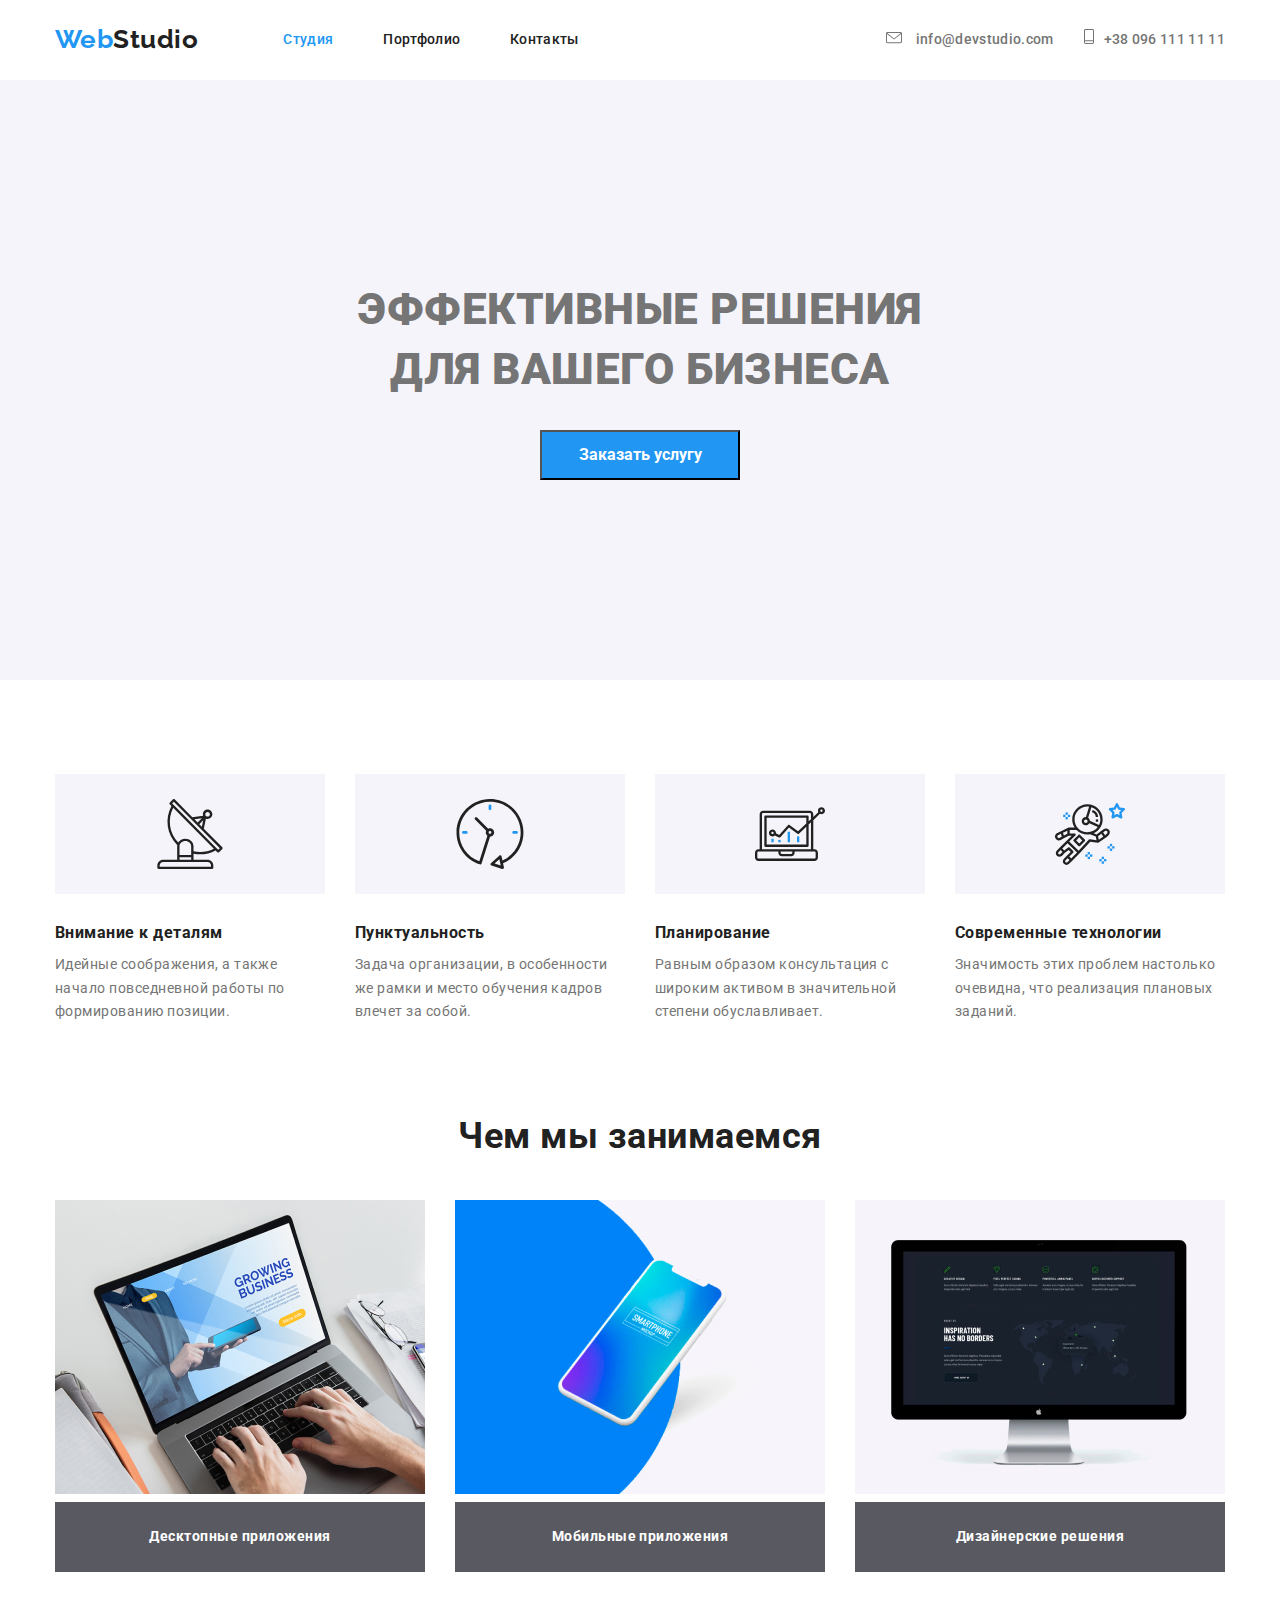
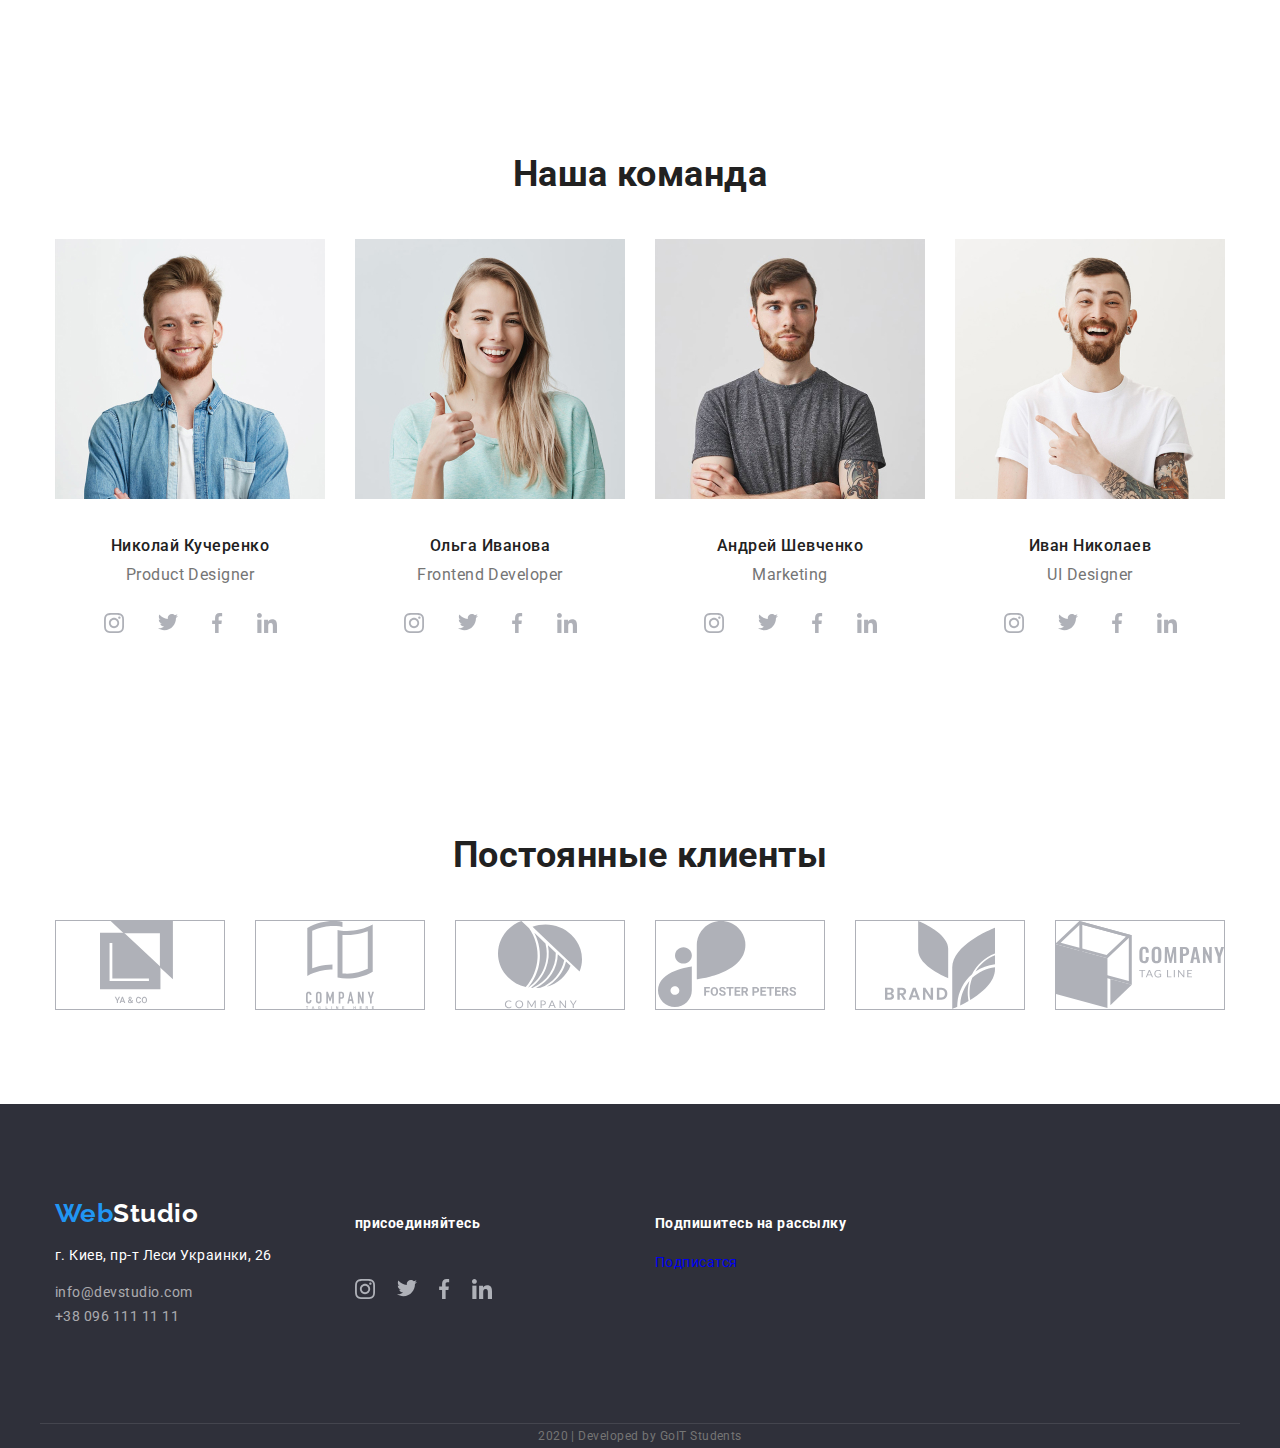
<file: index.html>
<!DOCTYPE html>
<html lang="ru">

<head>
  <meta charset="UTF-8" />
  <meta name="viewport" content="width=device-width, initial-scale=1.0" />
  <title>Document</title>
  <link href="https://fonts.googleapis.com/css2?family=Raleway:wght@700&family=Roboto:wght@400;700;900&display=swap"
    rel="stylesheet">
  <link rel="stylesheet" href="./CSS/normalize.css">
  <link rel="stylesheet" href="./CSS/main.css" />
</head>

<body>
  <header>
    <div class="container">
      <a href="index.html" class="logo text-style-bold"><span class="logo-first"> Web</span>Studio</a>

      <nav>
        <ul class=" site-nav list">
          <li class="item"><a href="index.html" class="main-menu link current-page">Студия</a></li>
          <li class="item"><a href="portfolio.html" class="main-menu link">Портфолио</a></li>
          <li class="item"><a href="#" class="main-menu link">Контакты</a></li>
        </ul>
      </nav>
      <ul class="head-contact list">
        <li class="item"><a href="mailto:info@devstudio.com" class="contacts link"> <img src="./img/envelope-logo.svg"
              alt="иконка электронная почта"> info@devstudio.com</a> </li>
        <li class="item"><a href="tel:+380961111111" class="contacts link"> <img src="./img/logo-phone.svg"
              alt="иконка телефон">+38
            096 111 11 11</a></li>
      </ul>
    </div>
  </header>

  <main>
    <!-- main banner -->
    <section class="hero-section">
      <h1 class="hero">ЭФФЕКТИВНЫЕ РЕШЕНИЯ <br> ДЛЯ ВАШЕГО БИЗНЕСА</h1>
      <button class="button-primary text-style-bold"> Заказать услугу </button>
    </section>

    <!-- list of advantages -->
    <div class="container container-adv">
      <section>
        <ul class="list advantages">
          <li class="item">
            <div class="background-icon">
              <img src="./img/antenna1.svg" alt="Иконка спутникавая антенна" /> </div>
            <h3 class="qualities-title text-style-bold">Внимание к деталям</h3>
            <p class="qualities-discr">
              Идейные соображения, а также начало повседневной работы по
              формированию позиции.
            </p>
          </li>
          <li class="item">
            <div class="background-icon">
              <img src="./img/clock1.svg" alt="Иконка часов" /> </div>
            <h3 class="qualities-title text-style-bold">Пунктуальность</h3>
            <p class="qualities-discr">
              Задача организации, в особенности же рамки и место обучения кадров
              влечет за собой.
            </p>
          </li>
          <li class="item">
            <div class="background-icon">
              <img src="./img/diagram1.svg" alt="Иконка диаграммы" /> </div>
            <h3 class="qualities-title text-style-bold">Планирование</h3>
            <p class="qualities-discr">
              Равным образом консультация с широким активом в значительной
              степени обуславливает.
            </p>
          </li>
          <li class="item">
            <div class="background-icon">
              <img src="./img/astronaut1.svg" alt="Иконка астронавт" /> </div>
            <h3 class="qualities-title text-style-bold">Современные технологии</h3>
            <p class="qualities-discr">
              Значимость этих проблем настолько очевидна, что реализация
              плановых заданий.
            </p>
          </li>
        </ul>
      </section>
    </div>

    <div class="container">
      <section>
        <h2 class="section-title text-style-bold">Чем мы занимаемся</h2>
        <ul class="list specializing">
          <li class="item">
            <figure>
              <img src="./img/macbook.jpg" alt="ноутбук" />
              <figcaption class="activity-list text-style-bold">Десктопные приложения</figcaption>
            </figure>
          </li>
          <li class="item">
            <figure>
              <img src="./img/phone.jpg" alt="мобильный телефон" />
              <figcaption class="activity-list text-style-bold">Мобильные приложения</figcaption>
            </figure>
          </li>
          <li class="item">
            <figure>
              <img src="./img/mac.jpg" alt="моноблок mac" />
              <figcaption class="activity-list text-style-bold">Дизайнерские решения</figcaption>
            </figure>
          </li>
        </ul>
      </section>
    </div>

    <div class="container">
      <section>
        <h2 class="section-title">Наша команда</h2>
        <ul class="list employees">
          <li class="item">
            <img src="./img/JohnSmith.jpg" alt="фото Джона Смит" />
            <h3 class="team-name">Николай Кучеренко</h3>
            <p class="empl-specialty">Product Designer</p>
            <ul class="list social-networks">
              <li class="item">
                <a href="https://www.instagram.com" class="link"><img src="./img/instagram.svg"
                    alt="Логотип Instagrame"></a>
              </li>
              <li class="item">
                <a href="https://twitter.com" class="link"><img src="./img/twitter.svg" alt="Логотип Twitter"></a>
              </li>
              <li class="item">
                <a href="https://www.facebook.com/" class="link"><img src="./img/facebook.svg"
                    alt="Логотип Facebook"></a>
              </li>
              <li class="item">
                <a href="https://www.linkedin.com/" class="link"><img src="./img/linkedin.svg" alt="Логотип LinkedIn">
                </a> </li>
            </ul>
          </li>
          <li class="item">
            <img src="./img/MartaStewart.jpg" alt="фото Марты Стьарт" />
            <h3 class="team-name">Ольга Иванова</h3>
            <p class="empl-specialty">Frontend Developer</p>
            <ul class="list social-networks">
              <li class="item">
                <a href="https://www.instagram.com" class="link"><img src="./img/instagram.svg"
                    alt="Логотип Instagrame"></a>
              </li>
              <li class="item">
                <a href="https://twitter.com" class="link"><img src="./img/twitter.svg" alt="Логотип Twitter"></a>
              </li>
              <li class="item">
                <a href="https://www.facebook.com/" class="link"><img src="./img/facebook.svg"
                    alt="Логотип Facebook"></a>
              </li>
              <li class="item">
                <a href="https://www.linkedin.com/" class="link"><img src="./img/linkedin.svg"
                    alt="Логотип LinkedIn"></a>
              </li>
            </ul>
          </li>
          <li class="item">
            <img src="./img/RobertJakis.jpg" alt="фото Роберта Джакис" />
            <h3 class="team-name">Андрей Шевченко</h3>
            <p class="empl-specialty">Marketing</p>
            <ul class="list social-networks">
              <li class="item">
                <a href="https://www.instagram.com" class="link"><img src="./img/instagram.svg"
                    alt="Логотип Instagrame"></a>
              </li>
              <li class="item">
                <a href="https://twitter.com" class="link"><img src="./img/twitter.svg" alt="Логотип Twitter"></a>
              </li>
              <li class="item">
                <a href="https://www.facebook.com/" class="link"><img src="./img/facebook.svg"
                    alt="Логотип Facebook"></a>
              </li>
              <li class="item">
                <a href="https://www.linkedin.com/" class="link"><img src="./img/linkedin.svg" alt="Логотип LinkedIn">
                </a> </li>
            </ul>
          </li>
          <li class="item">
            <img src="./img/MartinDoe.jpg" alt="фото Мартина Дои" />
            <h3 class="team-name">Иван Николаев</h3>
            <p class="empl-specialty">UI Designer</p>
            <ul class="list social-networks">
              <li class="item">
                <a href="https://www.instagram.com" class="link"><img src="./img/instagram.svg"
                    alt="Логотип Instagrame"></a>
              </li>
              <li class="item">
                <a href="https://twitter.com" class="link"><img src="./img/twitter.svg" alt="Логотип Twitter"></a>
              </li>
              <li class="item">
                <a href="https://www.facebook.com/" class="link"><img src="./img/facebook.svg"
                    alt="Логотип Facebook"></a>
              </li>
              <li class="item">
                <a href="https://www.linkedin.com/" class="link"><img src="./img/linkedin.svg" alt="Логотип LinkedIn">
                </a> </li>
            </ul>
          </li>
        </ul>
      </section>
    </div>
    <section>

      <div class="container">
        <h2 class="section-title">Постоянные клиенты</h2>
        <ul class="list clients">
          <li class="item">
            <a class="clients-logo" href="#"><img src="./img/logo1.svg" alt="Логотип компании №1" /></a>
          </li>
          <li class="item">
            <a class="clients-logo" href="#"><img src="./img/logo2.svg" alt="Логотип компании №2" /></a>
          </li>
          <li class="item">
            <a class="clients-logo" href="#"><img src="./img/logo3.svg" alt="Логотип компании №3" /></a>
          </li>
          <li class="item">
            <a class="clients-logo" href="#"><img src="./img/logo4.svg" alt="Логотип компании №4" /></a>
          </li>
          <li class="item">
            <a class="clients-logo" href="#"><img src="./img/logo5.svg" alt="Логотип компании №5" /></a>
          </li>
          <li class="item">
            <a class="clients-logo" href="#"><img src="./img/logo6.svg" alt="Логотип компании №6" /></a>
          </li>
        </ul>
      </div>
    </section>

  </main>

  <footer>
    <div class="container">
      <div class="for-align">
        <a href="index.html" class="logo-footer text-style-bold"><span class="logo-first">
            Web</span>Studio</a>
        <address>
          <p class="adress">г. Киев, пр-т Леси Украинки, 26</p>
          <a href=" mailto:info@devstudio.com" class="link footer-link"> info@devstudio.com </a>
          <a href="tel:+380961111111" class="link footer-link">+38 096 111 11 11</a>
        </address>
      </div>

      <div class="for-align">
        <h4 class="footer-title">присоединяйтесь</h4>
        <ul class="list social-networks footer-social-networks">
          <li class="item"><a href="https://www.instagram.com" class="link"><img src="./img/instagram.svg"
                alt="Логотип Instagrame"></a></li>
          <li class="item"><a href="https://twitter.com" class="link"><img src="./img/twitter.svg"
                alt="Логотип Twitter"></a></li>
          <li class="item"> <a href="https://www.facebook.com/" class="link"><img src="./img/facebook.svg"
                alt="Логотип Facebook"></a>
          </li>
          <li class="item"><a href="https://www.linkedin.com/" class="link"><img src="./img/linkedin.svg"
                alt="Логотип LinkedIn">
            </a></li>
        </ul>
      </div>
      <div class="for-align">
        <h4 class="footer-title">Подпишитесь на рассылку</h4>
        <a href="#">Подписатся</a>
      </div>
    </div>

    <p class="copyright">
      2020 | Developed by GoIT Students
    </p>
  </footer>
</body>

</html>
</file>
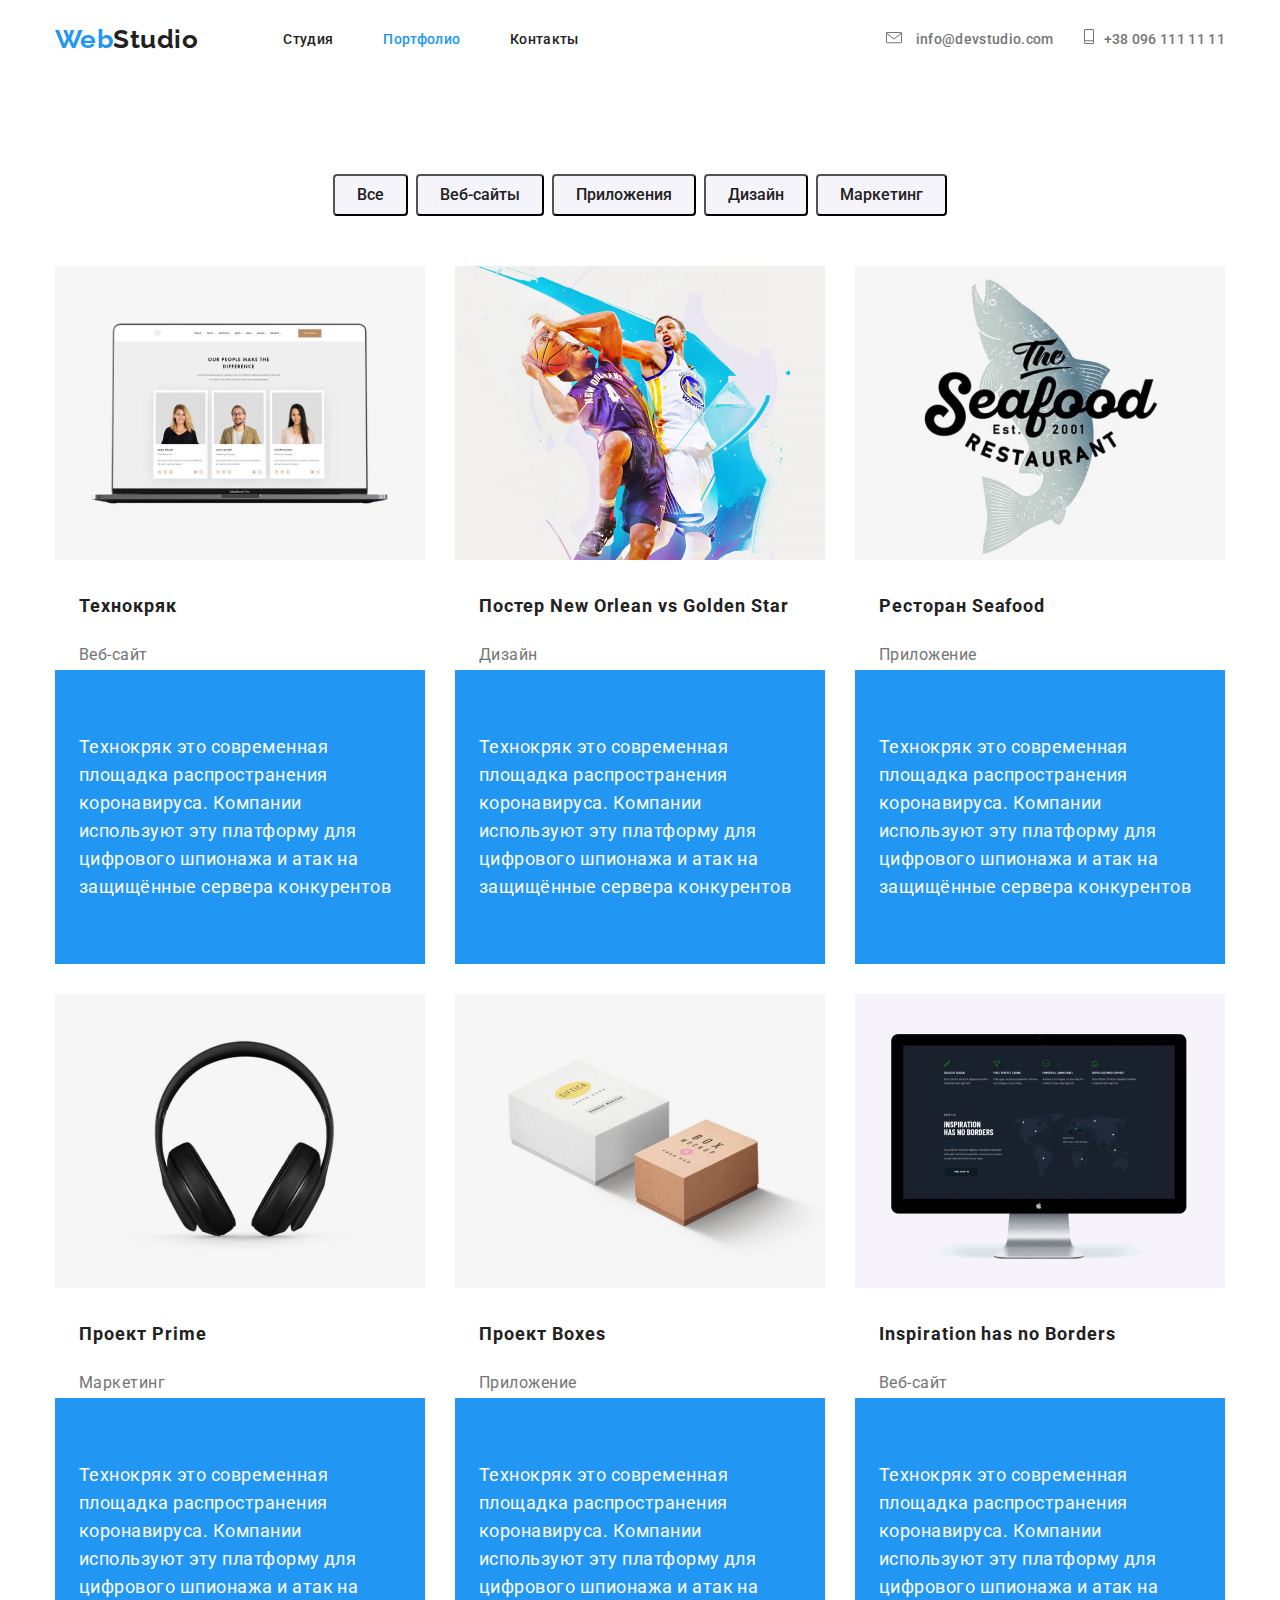
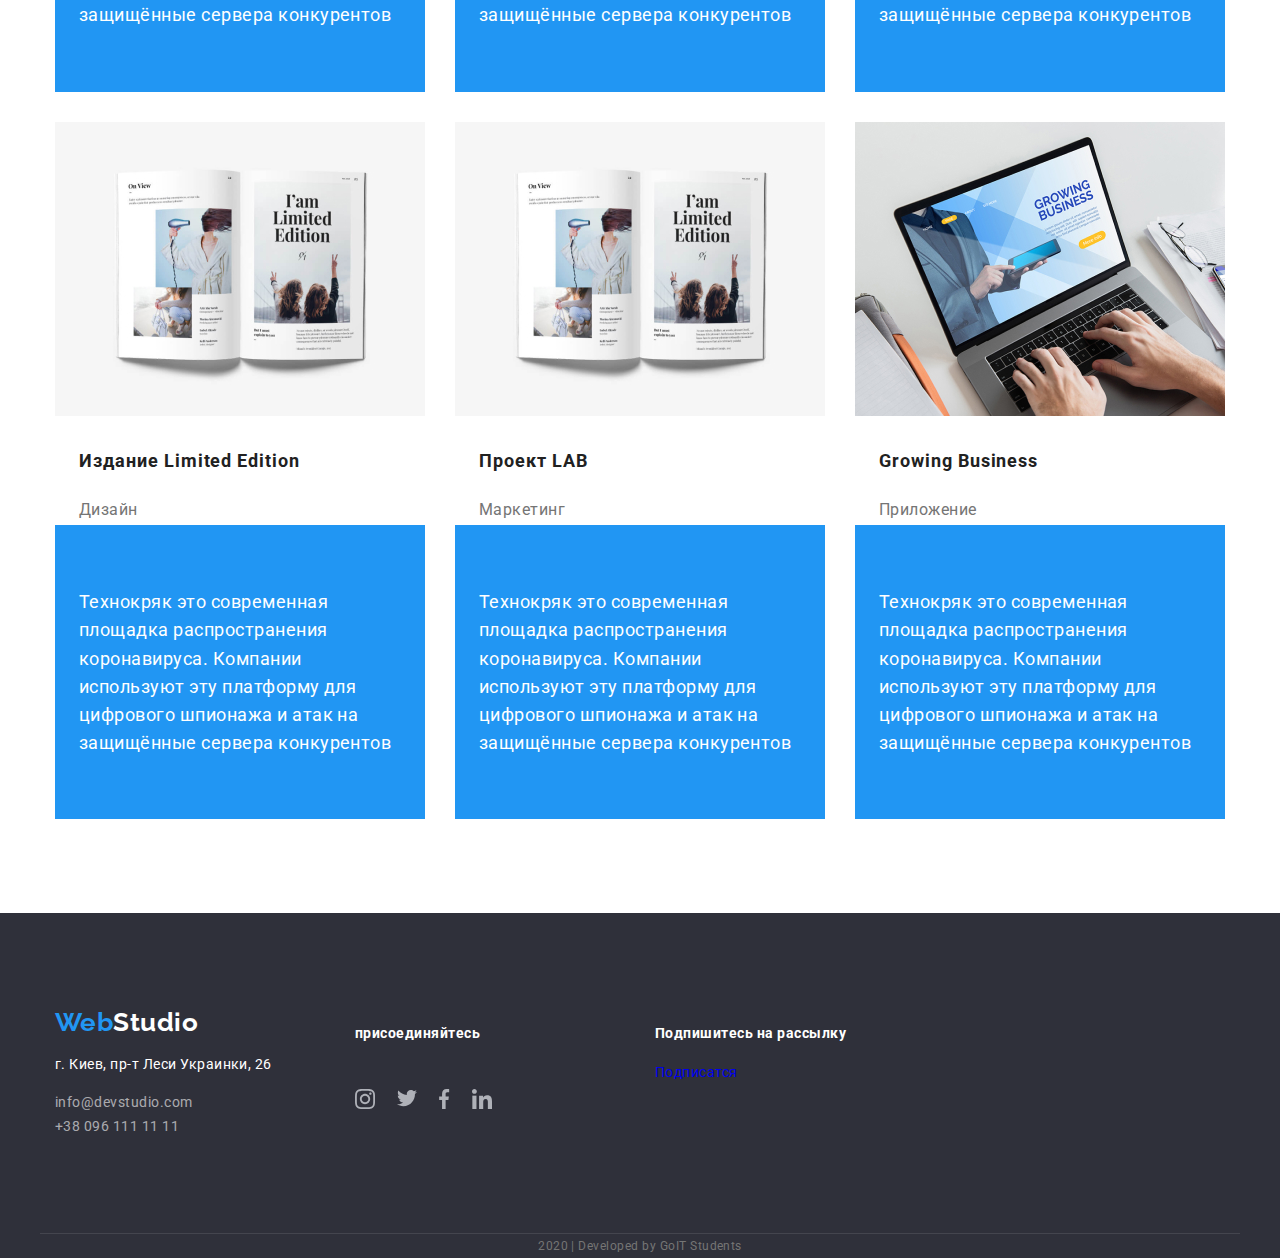
<file: portfolio.html>
<!DOCTYPE html>
<html lang="ru">

<head>
    <meta charset="UTF-8" />
    <meta name="viewport" content="width=device-width, initial-scale=1.0" />
    <title>Document</title>
    <link href="https://fonts.googleapis.com/css2?family=Raleway:wght@700&family=Roboto:wght@400;700;900&display=swap"
        rel="stylesheet">
    <link rel="stylesheet" href="./CSS/normalize.css">
    <link rel="stylesheet" href="./CSS/main.css" />
</head>

<body>
    <header>
        <div class="container">
            <a href="index.html" class="logo text-style-bold"><span class="logo-first"> Web</span>Studio</a>

            <nav>
                <ul class=" site-nav list">
                    <li class="item"><a href="index.html" class="main-menu link ">Студия</a></li>
                    <li class="item"><a href="portfolio.html" class="main-menu link current-page">Портфолио</a></li>
                    <li class="item"><a href="#" class="main-menu link">Контакты</a></li>
                </ul>
            </nav>
            <ul class="head-contact list">
                <li class="item"><a href="mailto:info@devstudio.com" class="contacts link"> <img
                            src="./img/envelope-logo.svg" alt="иконка электронная почта"> info@devstudio.com</a> </li>
                <li class="item"><a href="tel:+380961111111" class="contacts link"> <img src="./img/logo-phone.svg"
                            alt="иконка телефон">+38
                        096 111 11 11</a></li>
            </ul>
        </div>
    </header>
    <main>
        <div class="container  container-filter">
            <ul class="list filter-list">
                <li class="item"> <button class="filter link-filter"> Все </button> </li>
                <li class="item"> <button class="filter link-filter"> Веб-сайты </button> </li>
                <li class="item"> <button class="filter link-filter"> Приложения </button> </li>
                <li class="item"> <button class="filter link-filter"> Дизайн </button></li>
                <li class="item"> <button class="filter link-filter"> Маркетинг </button> </li>
            </ul>
        </div>
        <div class="container container-portfolio ">
            <section>
                <ul class="list portfolio-list">
                    <li class="item"><a href="#">
                            <img src="./img/technokryak.jpg" alt="ноутбук">
                            <h2 class="portfolio-title text-style-bold">Технокряк</h2>
                            <p class="category-portfolio">Веб-сайт</p>
                            <p class="portfolio-description">Технокряк это современная площадка распространения
                                коронавируса.
                                Компании используют эту платформу для
                                цифрового шпионажа и атак на защищённые сервера конкурентов
                            </p>
                        </a>
                    </li>

                    <li class="item"><a href="#">
                            <img src="./img/poster-new-orlean.jpg" alt="баскетболл">
                            <h2 class="portfolio-title text-style-bold">Постер New Orlean vs Golden Star</h2>
                            <p class="category-portfolio">Дизайн</p>
                            <p class="portfolio-description">Технокряк это современная площадка распространения
                                коронавируса.
                                Компании используют эту платформу для
                                цифрового шпионажа и атак на защищённые сервера конкурентов
                            </p>
                        </a>
                    </li>

                    <li class="item"><a href="#">
                            <img src="./img/seafood.jpg" alt="логотоп ресторана">
                            <h2 class="portfolio-title text-style-bold">Ресторан Seafood </h2>
                            <p class="category-portfolio">Приложение</p>
                            <p class="portfolio-description">Технокряк это современная площадка распространения
                                коронавируса.
                                Компании используют эту платформу для
                                цифрового шпионажа и атак на защищённые сервера конкурентов
                            </p>
                        </a>
                    </li>

                    <li class="item"><a href="#">
                            <img src="./img/project-prime.jpg" alt="наушники">
                            <h2 class="portfolio-title text-style-bold">Проект Prime </h2>
                            <p class="category-portfolio">Маркетинг</p>
                            <p class="portfolio-description">Технокряк это современная площадка распространения
                                коронавируса.
                                Компании используют эту платформу для
                                цифрового шпионажа и атак на защищённые сервера конкурентов
                            </p>
                        </a>
                    </li>

                    <li class="item"><a href="#">
                            <img src="./img/poject-boxes.jpg" alt="коробки">
                            <h2 class="portfolio-title text-style-bold">Проект Boxes </h2>
                            <p class="category-portfolio">Приложение</p>
                            <p class="portfolio-description">Технокряк это современная площадка распространения
                                коронавируса.
                                Компании используют эту платформу для
                                цифрового шпионажа и атак на защищённые сервера конкурентов
                            </p>
                        </a>
                    </li>

                    <li class="item"><a href="#">
                            <img src="./img/mac.jpg" alt="монитор">
                            <h2 class="portfolio-title text-style-bold">Inspiration has no Borders </h2>
                            <p class="category-portfolio">Веб-сайт</p>
                            <p class="portfolio-description">Технокряк это современная площадка распространения
                                коронавируса.
                                Компании используют эту платформу для
                                цифрового шпионажа и атак на защищённые сервера конкурентов
                            </p>
                        </a>
                    </li>

                    <li class="item"><a href="#">
                            <img src="./img/limited-edition.jpg" alt="книга">
                            <h2 class="portfolio-title text-style-bold">Издание Limited Edition </h2>
                            <p class="category-portfolio">Дизайн</p>
                            <p class="portfolio-description">Технокряк это современная площадка распространения
                                коронавируса.
                                Компании используют эту платформу для
                                цифрового шпионажа и атак на защищённые сервера конкурентов
                            </p>
                        </a>
                    </li>

                    <li class="item"><a href="#">
                            <img src="./img/limited-edition.jpg" alt="бирка">
                            <h2 class="portfolio-title text-style-bold">Проект LAB </h2>
                            <p class="category-portfolio">Маркетинг</p>
                            <p class="portfolio-description">Технокряк это современная площадка распространения
                                коронавируса.
                                Компании используют эту платформу для
                                цифрового шпионажа и атак на защищённые сервера конкурентов
                            </p>
                        </a>
                    </li>

                    <li class="item"><a href="#">
                            <img src="./img/macbook.jpg" alt="ноутбук">
                            <h2 class="portfolio-title text-style-bold">Growing Business </h2>
                            <p class="category-portfolio">Приложение</p>
                            <p class="portfolio-description">Технокряк это современная площадка распространения
                                коронавируса.
                                Компании используют эту платформу для
                                цифрового шпионажа и атак на защищённые сервера конкурентов
                            </p>
                        </a>
                    </li>

                </ul>
            </section>
        </div>
    </main>

    <footer>
        <div class="container">
            <div class="for-align">
                <a href="index.html" class="logo-footer text-style-bold"><span class="logo-first">
                        Web</span>Studio</a>
                <address>
                    <p class="adress">г. Киев, пр-т Леси Украинки, 26</p>
                    <a href=" mailto:info@devstudio.com" class="link footer-link"> info@devstudio.com </a>
                    <a href="tel:+380961111111" class="link footer-link">+38 096 111 11 11</a>
                </address>
            </div>

            <div class="for-align">
                <h4 class="footer-title">присоединяйтесь</h4>
                <ul class="list social-networks footer-social-networks">
                    <li class="item"><a href="https://www.instagram.com" class="link"><img src="./img/instagram.svg"
                                alt="Логотип Instagrame"></a></li>
                    <li class="item"><a href="https://twitter.com" class="link"><img src="./img/twitter.svg"
                                alt="Логотип Twitter"></a></li>
                    <li class="item"> <a href="https://www.facebook.com/" class="link"><img src="./img/facebook.svg"
                                alt="Логотип Facebook"></a>
                    </li>
                    <li class="item"><a href="https://www.linkedin.com/" class="link"><img src="./img/linkedin.svg"
                                alt="Логотип LinkedIn">
                        </a></li>
                </ul>
            </div>
            <div class="for-align">
                <h4 class="footer-title">Подпишитесь на рассылку</h4>
                <a href="#">Подписатся</a>
            </div>
        </div>

        <p class="copyright">
            2020 | Developed by GoIT Students
        </p>
    </footer>
</body>

</html>
</file>
<file: CSS/main.css>
:root {
  --primary-text-color: #757575;
  --title-text-color: #212121;
  --accent-color: #2196f3;
  --primary-background-color: #ffffff;
  --button-text: #ffffff;
  --white-text: #ffffff;
}

html {
  box-sizing: border-box;
}

*,
*::before,
*::after {
  box-sizing: inherit;
}

body {
  background-color: var(--primary-background-color);
  color: var(--primary-text-color);
  font-family: Roboto, sans-serif;
  font-size: 14px;
  line-height: 1.71;
  letter-spacing: 0.03rem;
}

a {
  text-decoration: none;
}

footer {
  background-color: #2f303a;
}

figure {
  margin: 0;
  padding: 0;
}

.list {
  list-style: none;
  padding: 0;
  margin: 0;
}

.text-style-bold {
  font-weight: 700;
}

.container {
  width: 1200px;
  margin: 0 auto;
  padding: 94px 15px 94px 15px;
}

header > .container {
  display: flex;
  align-items: center;
  margin: 0 auto 0 auto;
  padding: 0 15px;
}

.site-nav {
  display: flex;
  margin-left: 85px;
}

.site-nav .item:not(:last-child) {
  margin-right: 50px;
}

/* contacts */
.head-contact {
  display: flex;
  margin-left: auto;
}

.head-contact img {
  padding-right: 10px;
}

.head-contact .item + .item {
  margin-left: 30px;
}

.main-menu {
  display: block;
  padding: 32px 0 32px 0;

  font-weight: 500;
  font-size: 14px;
  line-height: 1.14;
  letter-spacing: 0.02rem;
  color: var(--title-text-color);
}

.current-page {
  color: var(--accent-color);
}

.logo {
  color: var(--title-text-color);
  font-family: Raleway, sans-serif;
  font-size: 26px;
  line-height: 1.2px;
}

.logo-first {
  color: #2196f3;
}

.link:hover,
.link:focus {
  color: var(--accent-color);
}

.contacts {
  font-weight: 500;
  font-size: 14px;
  line-height: 1.2;
  letter-spacing: 0.02rem;
  color: var(--primary-text-color);
}

.hero-section {

    margin: 0 auto;
    max-width: 1600px;
    height: 600px;
    text-align: center;
    background-color: #f5f4fa;
}

.hero {
  display: inline-block;
  margin: 200px auto 30px 0px;
  padding: 0;
  font-weight: 900;
  font-size: 44px;
  line-height: 1.36;

}

.button-primary {
  display: block;
  margin-left: auto;
  margin-right: auto;
  width: 200px;
  height: 50px;
  color: var(--button-text);
  background-color: var(--accent-color);
  font-size: 16px;
  line-height: 1.87;
}

.advantages {
  display: flex;
  justify-content: space-between;
  margin-left: auto;
  margin-right: auto;
}

.container-adv {
  padding-bottom: 0;
}

.background-icon {
  display: flex;
  width: 270px;
  height: 120px;
  background-color: #F5F4FA;
}

.background-icon>img {
  margin: auto ;
}


.qualities-title {
  margin-top: 30px;
  margin-bottom: 0;
  line-height: 1.14;
  color: var(--title-text-color);
}

.qualities-discr {
  display: flex;
  align-self: center;
  width: 270px;
  height: 75px;
  margin: 10px 0 0 0;
  width: 270px;
}

.section-title {
  margin: 0;
  padding-bottom: 50px;

  font-size: 36px;
  line-height: 0.8;
  text-align: center;
  color: var(--title-text-color);
}

.specializing {
  display: flex;
  justify-content: space-between;
  margin: 0;
}

.activity-list {
  display: flex;
  width: 370px;
  height: 70px;
  align-items: center;
  justify-content: center;
  
  line-height: 1.14;
  text-align: center;
  color: var(--button-text);
  background-color: rgba(47, 48, 58, 0.8);
}

.employees {
  display: flex;
  justify-content: space-between;
}

.employees > .item {
  margin: 0;
  padding: 0;
}

.employees .item:not(:last-child) {
  margin-right: 30px;
}

.team-name {
  margin: 30px auto 0 auto;
  text-align: center;
  font-weight: 500;
  font-size: 16px;
  line-height: 1.18;
  color: var(--title-text-color);
}

.empl-specialty {
  display: block;
  text-align: center;
  margin: 10px 0 0 0;
  font-size: 16px;
  line-height: 1.18;
}

.social-networks {
  display: flex;
  justify-content: center;
}

.social-networks > .item {
  padding: 12px 12px 12px 12px;
  margin: 16px 0px 0 0;
}

.social-networks > .item:not(:last-child) {
  margin-right: 10px;
}

.clients {
  display: flex;
}

.clients > .item {
  display: flex;
  justify-content: center;
  align-content: center;

  width: 170px;
  height: 90px;
  border: 1px solid #afb1b8;
}

.clients .item + .item {
  margin-left: 30px;
}

.clients-logo {
  display: flex;
}

footer {
    max-width: ;: 1600px;
    margin: 0 auto;
}

.logo-footer {
  margin: 45px 147px 8px 0;

  color: var(--white-text);
  font-family: Raleway;
  font-size: 26px;
  line-height: 1.19;
}

.adress {
  font-style: normal;
  font-size: 14px;
  line-height: 1.7;
  color: var(--button-text);
  display: block;
}

footer > .container {
  display: flex;
}

.for-align {
  width: 300px;
  padding-top: 0px;
  padding-bottom: 0;
}

.footer-link {
  color: rgba(255, 255, 255, 0.6);
  font-style: normal;
}

.footer-title {
  text-align: left
  font-size: 14px;
  line-height: 1.14;
  letter-spacing: 0.03rem;
  color: var(--button-text);
}

footer address {
    display: flex;
    flex-direction: column;
}

.footer-social-networks>.item {
    margin-left: 0px;
    margin-right: auto;
    padding-left: 0;
}

.copyright {
    display: block;
    margin: 0 auto 0 auto;
    width: 1200px;
    border-top: 1px solid rgba(255, 255, 255, 0.1);
    text-align: center;
    
    font-size: 12px;
    line-height: 2;
    text-align: center;
 
}

/* portfolio  */

.container-filter {
  padding: 0;
  margin-top: 94px;
}

.filter-list {
   display: flex;
    justify-content: center;

}
.filter {
  padding: 6px 22px;
  font-weight: 500;
  font-size: 16px;
  line-height: 1.62;
  text-align: center;
  color: var(--title-text-color);
  background-color: #f5f4fa;
  border-radius: 4px;
}


.filter-list>.item:not(:last-child) {
    margin-right: 8px;
}

.link-filter:hover,
.link-filter:focus {
  background-color: var(--accent-color);
  color: var(--button-text);
}

.container-portfolio {
  padding: 0 15px 0 15px;
  margin: 50px auto 94px auto;
}
.portfolio-title {
  margin: 20px auto 4px 24px;
  font-size: 18px;
  line-height: 2;
  letter-spacing: 0.06rem;
  color: var(--title-text-color);
}

.category-portfolio {
  margin-left: 24px;
  margin-bottom: 0;
  font-size: 16px;
  line-height: 1.87;
  color: var(--primary-text-color);
}

.portfolio-description {
  display: flex;
  width: 370px;
  height: 294px;
  padding: 63px 24px;
  margin: 0 auto;

  font-size: 18px;
  line-height: 1.56;
  color: var(--white-text);
  background-color: var(--accent-color);
}

.portfolio-list {
    display: flex;
    flex-wrap: wrap;
}

.portfolio-list .item {
    width: calc((100% - 60px) / 3);
    margin-right: 30px;
    margin-bottom: 30px;
}

.portfolio-list .item:nth-child(3n) {
    margin-right: 0px;
}

.portfolio-list .item:nth-last-child(-n + 3) {
    margin-bottom: 0px;
}
</file>
